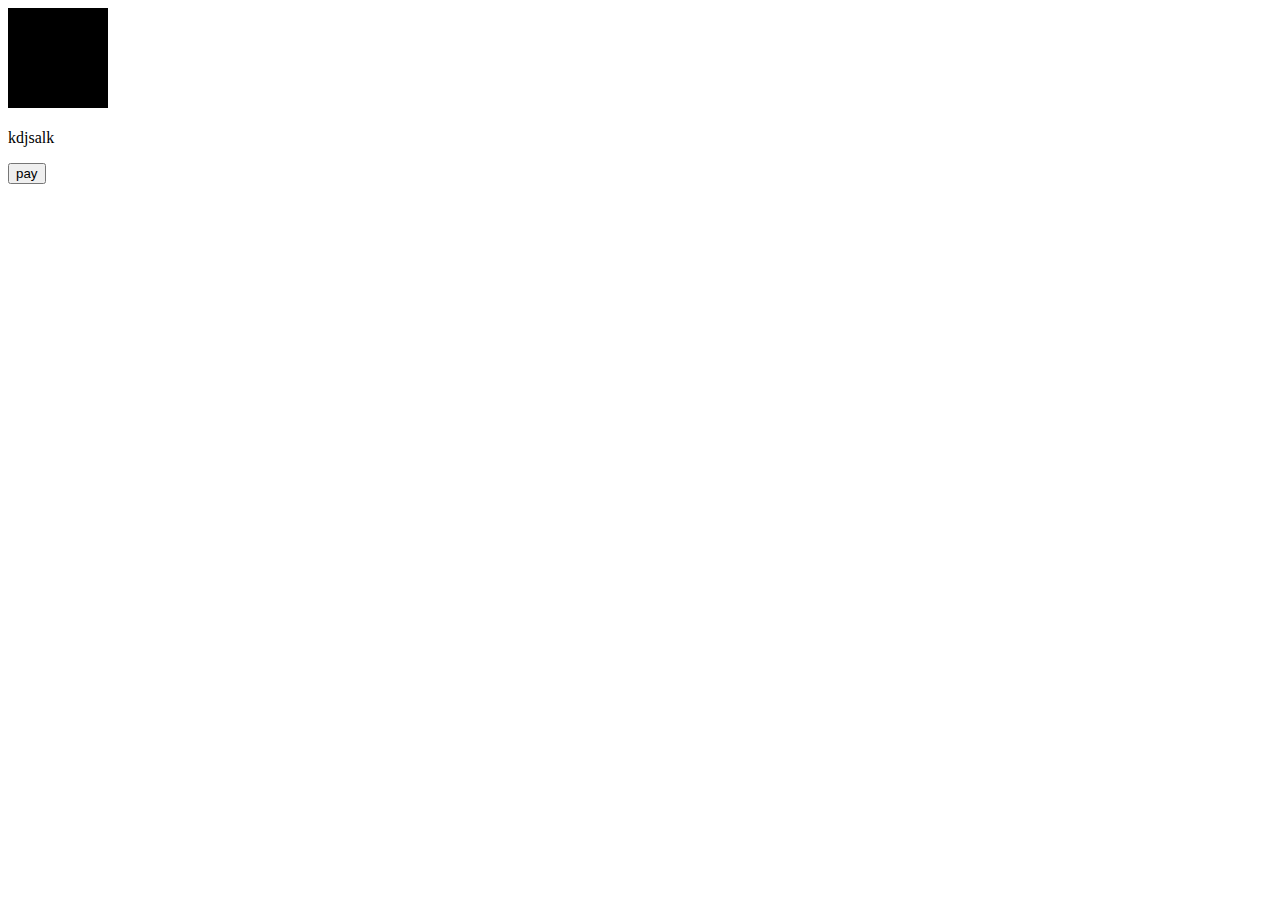
<file: JsBasics/1. Variables/index.html>
<!DOCTYPE html>
<html lang="en">
<head>
    <meta charset="UTF-8">
    <meta name="viewport" content="width=device-width, initial-scale=1.0">
    <title>Document</title>
    <link rel="stylesheet" href="style.css">
</head>
<body>
    <div id="square"></div>
    <div id="thankyou"></div>
    <h1></h1>
    <p>kdjsalk</p>
    <button id="alert_button" onclick=alert_note()>pay</button>
    <script>
        function alert_note(){
            window.alert("Payment successful")
            document.getElementById("alert_button").style.display="none";
            document.getElementById("square").style.backgroundColor="green";
        }
    </script>
</body>
</html>
</file>
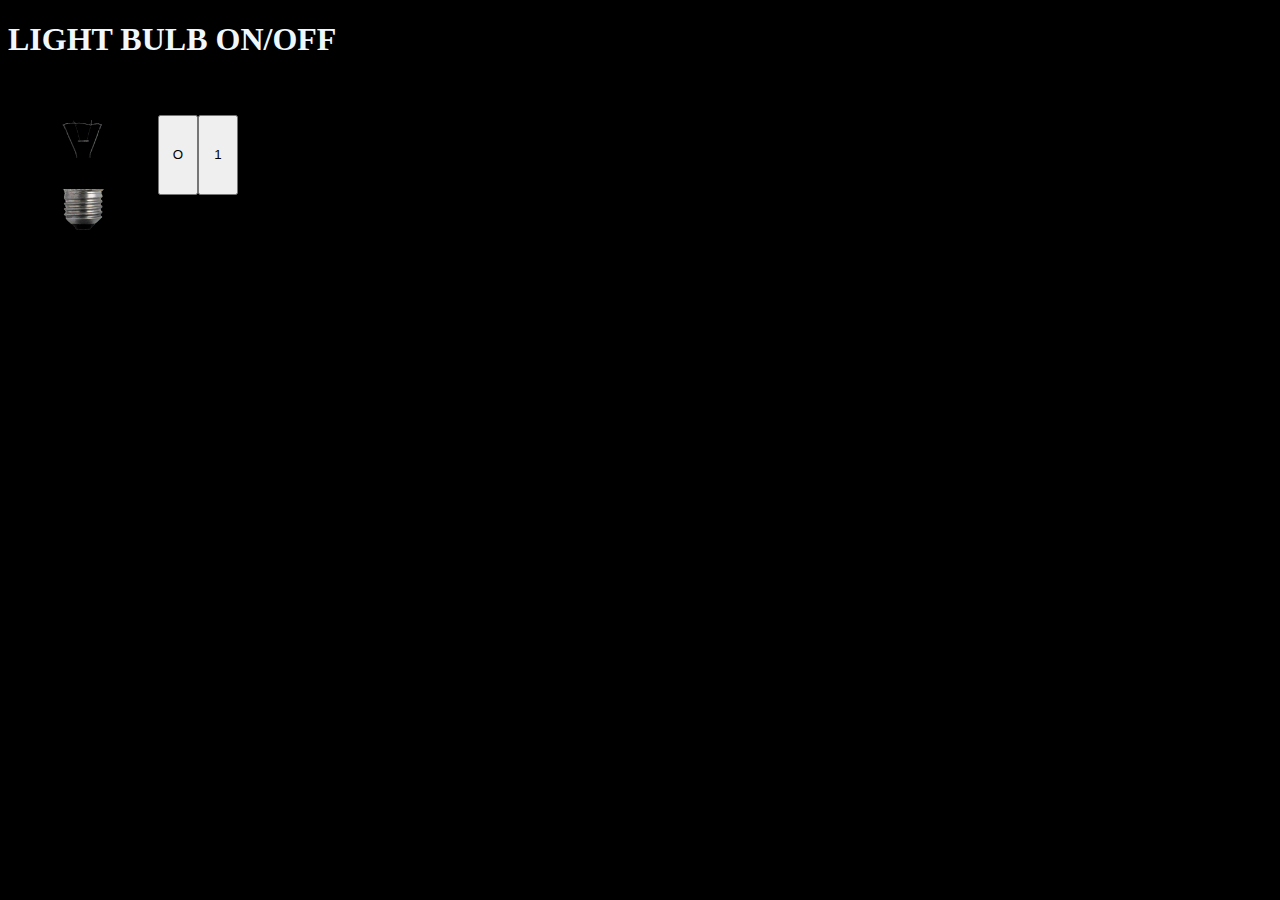
<file: JsBasics/1.1Assignment/index.html>
<!DOCTYPE html>
<html lang="en">
<head>
    <meta charset="UTF-8">
    <meta name="viewport" content="width=device-width, initial-scale=1.0">
    <title>Document</title>
    <link rel="stylesheet" href="style.css">
</head>
<body>
    <h1>LIGHT BULB ON/OFF</h1>
    <div class="container">
        <img id="bulb" src="pngwing.com (6).png" alt="hello" height="150x" width="auto">
        <button onclick=func_0()>O</button>
        <button onclick=func_1()>1</button>
    </div>

    <script>
        function func_1(){
            document.getElementById("bulb").src="pngwing.com (5).png";
        }

        function func_0(){
            document.getElementById("bulb").src="pngwing.com (6).png";
        }

    </script>
</body>
</html>
</file>
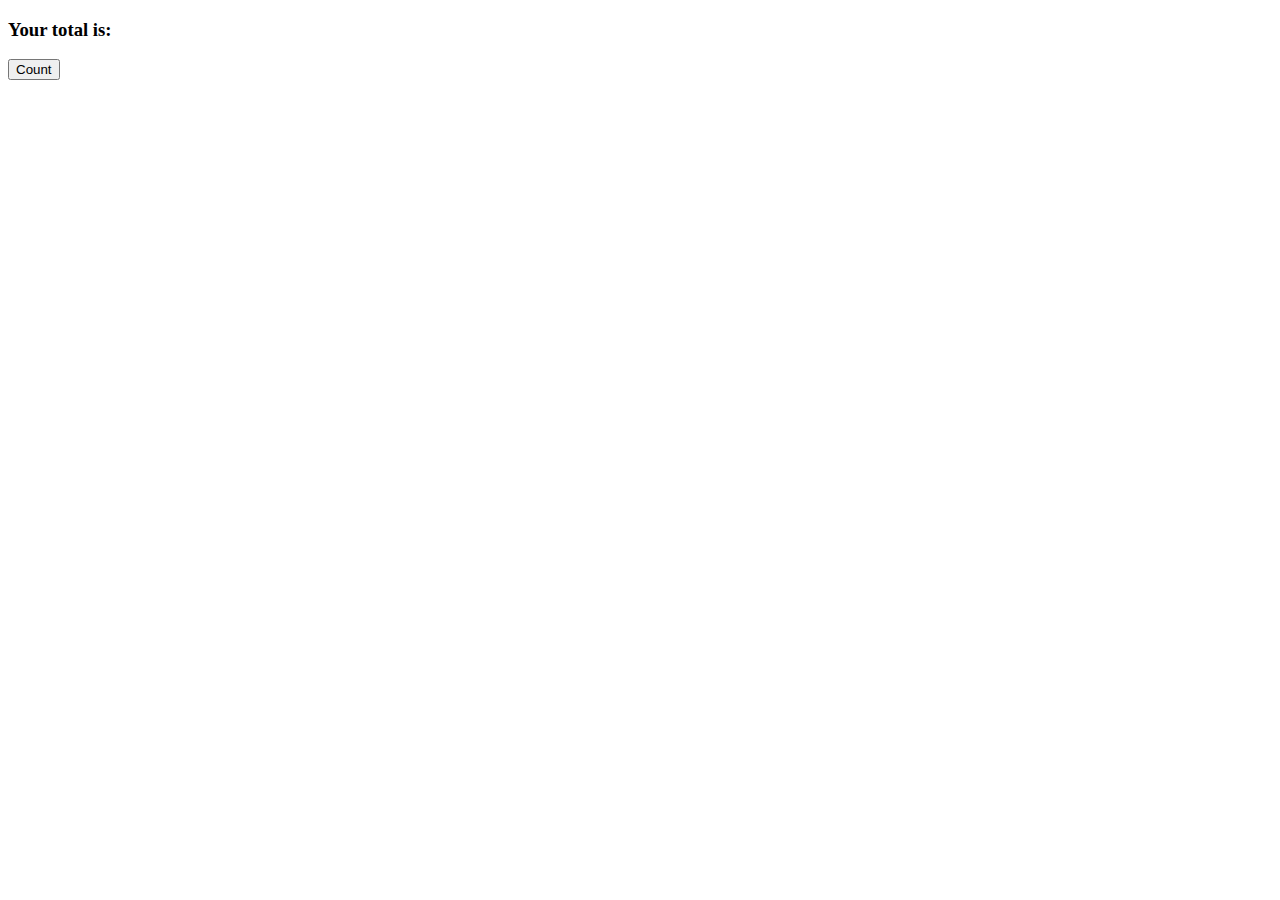
<file: JsBasics/1.2JsScope/index.html>
<!DOCTYPE html>
<html lang="en">
<head>
    <meta charset="UTF-8">
    <meta name="viewport" content="width=device-width, initial-scale=1.0">
    <title>Document</title>
</head>
<body>
    <div id="total">
        <h3>Your total is: <span id="total_cost"></span></h3>
        <button onclick="count()">Count</button>
    </div>

    <script src="Sample.js"></script>
</body>
</html>
</file>
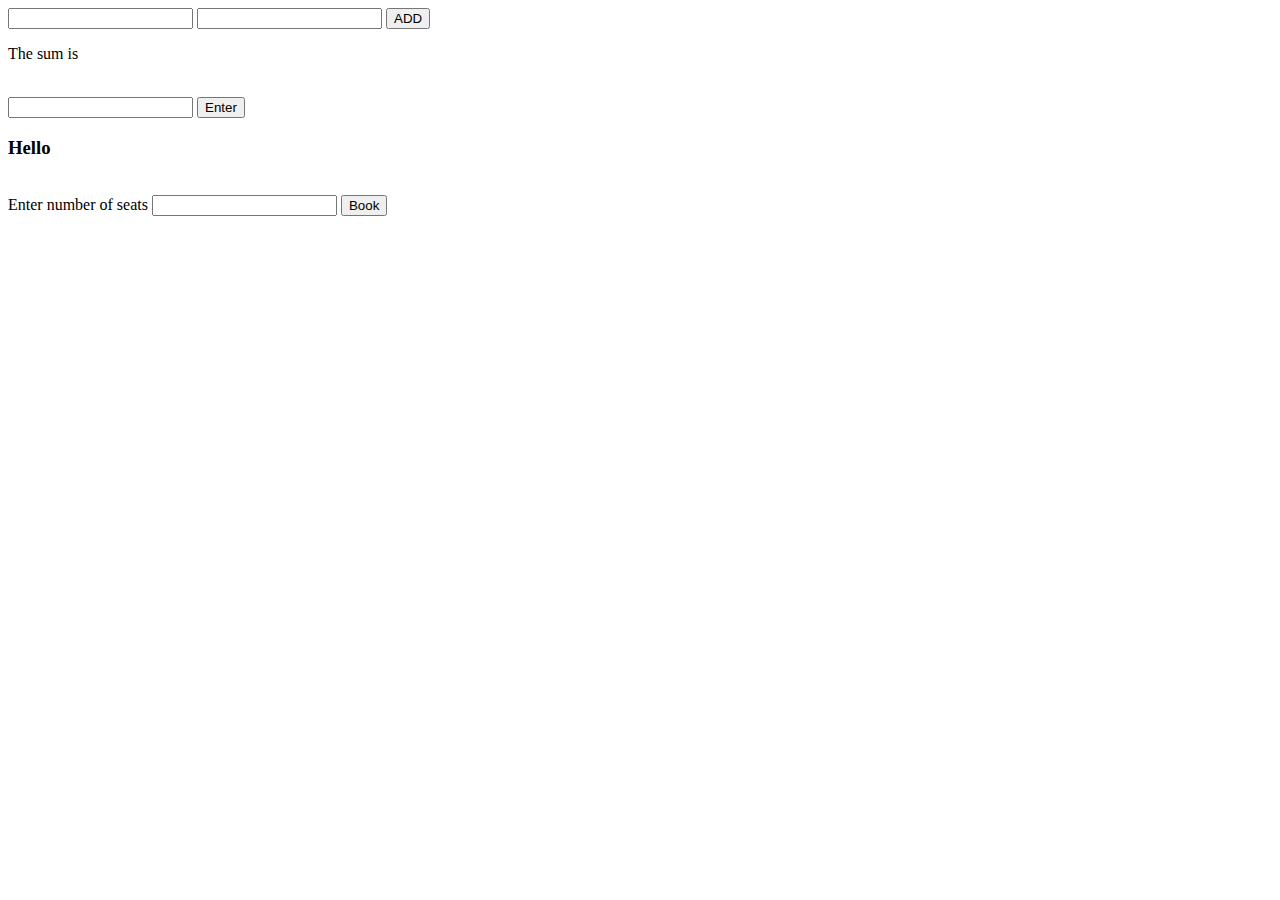
<file: JsBasics/5. JS Functions/index.html>
<!DOCTYPE html>
<html lang="en">
<head>
    <meta charset="UTF-8">
    <meta name="viewport" content="width=device-width, initial-scale=1.0">
    <title>Document</title>
    <link rel="stylesheet" href="style.css">
</head>
<body>
    <input type="number" name="a" id="a">
    <input type="number" name="b" id="b">
    <button onclick="myFunction()">ADD</button>
    <p>The sum is <span id="answer"></span></p>

    <br>
    <input type="text" id="name">
    <button onclick="name1()">Enter</button>
    <h3>Hello <span id="name_space"></span></h3>

    <br>
    <label for="seats">Enter number of seats</label>
    <input type="number" id="seats">
    <button onclick="book()">Book</button>
    <div id="seats_selected"></div>

    <script src="script.js"></script>
</body>
</html>
</file>
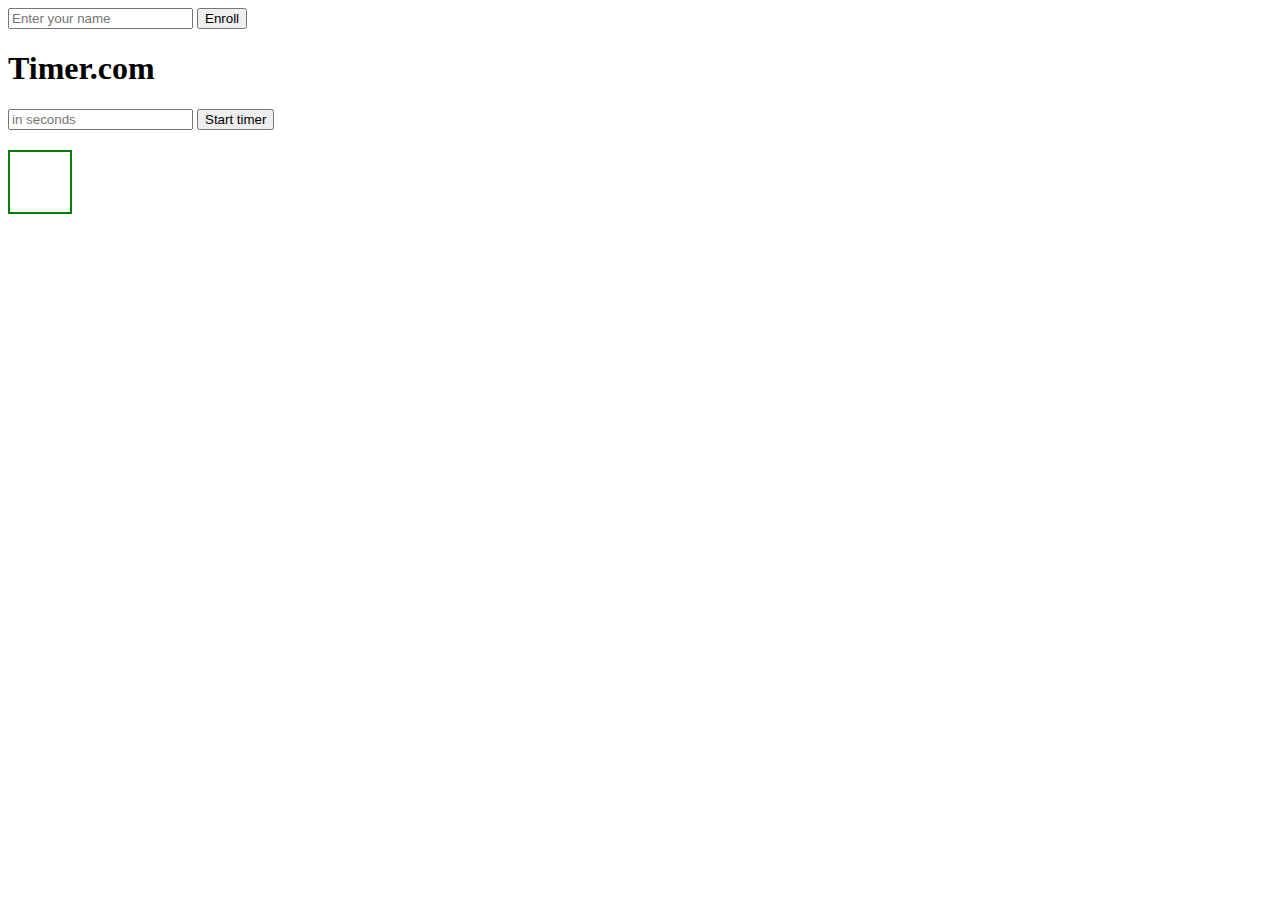
<file: JsBasics/7. JS setTimeout/index.html>
<!DOCTYPE html>
<html lang="en">
<head>
    <meta charset="UTF-8">
    <meta name="viewport" content="width=device-width, initial-scale=1.0">
    <title>Document</title>
</head>
<body>
    <input type="text" placeholder="Enter your name" id="name_input">
    <button onclick="Name()">Enroll</button>
    <p id="success" style="color: green;"></p>
    <script src="script.js"></script>

    <h1>Timer.com</h1>
    <input type="number" id="numInput" placeholder="in seconds">
    <button onclick="Timerfunc()">Start timer</button>
    <div style="display: flex; text-align: center; border: 2px solid green; height: 60px; width: 60px; margin-top: 20px; align-items: center; justify-content: center; ">
        <h1 id="Timerdisp"></h1>
    </div>
</body>
</html>
</file>
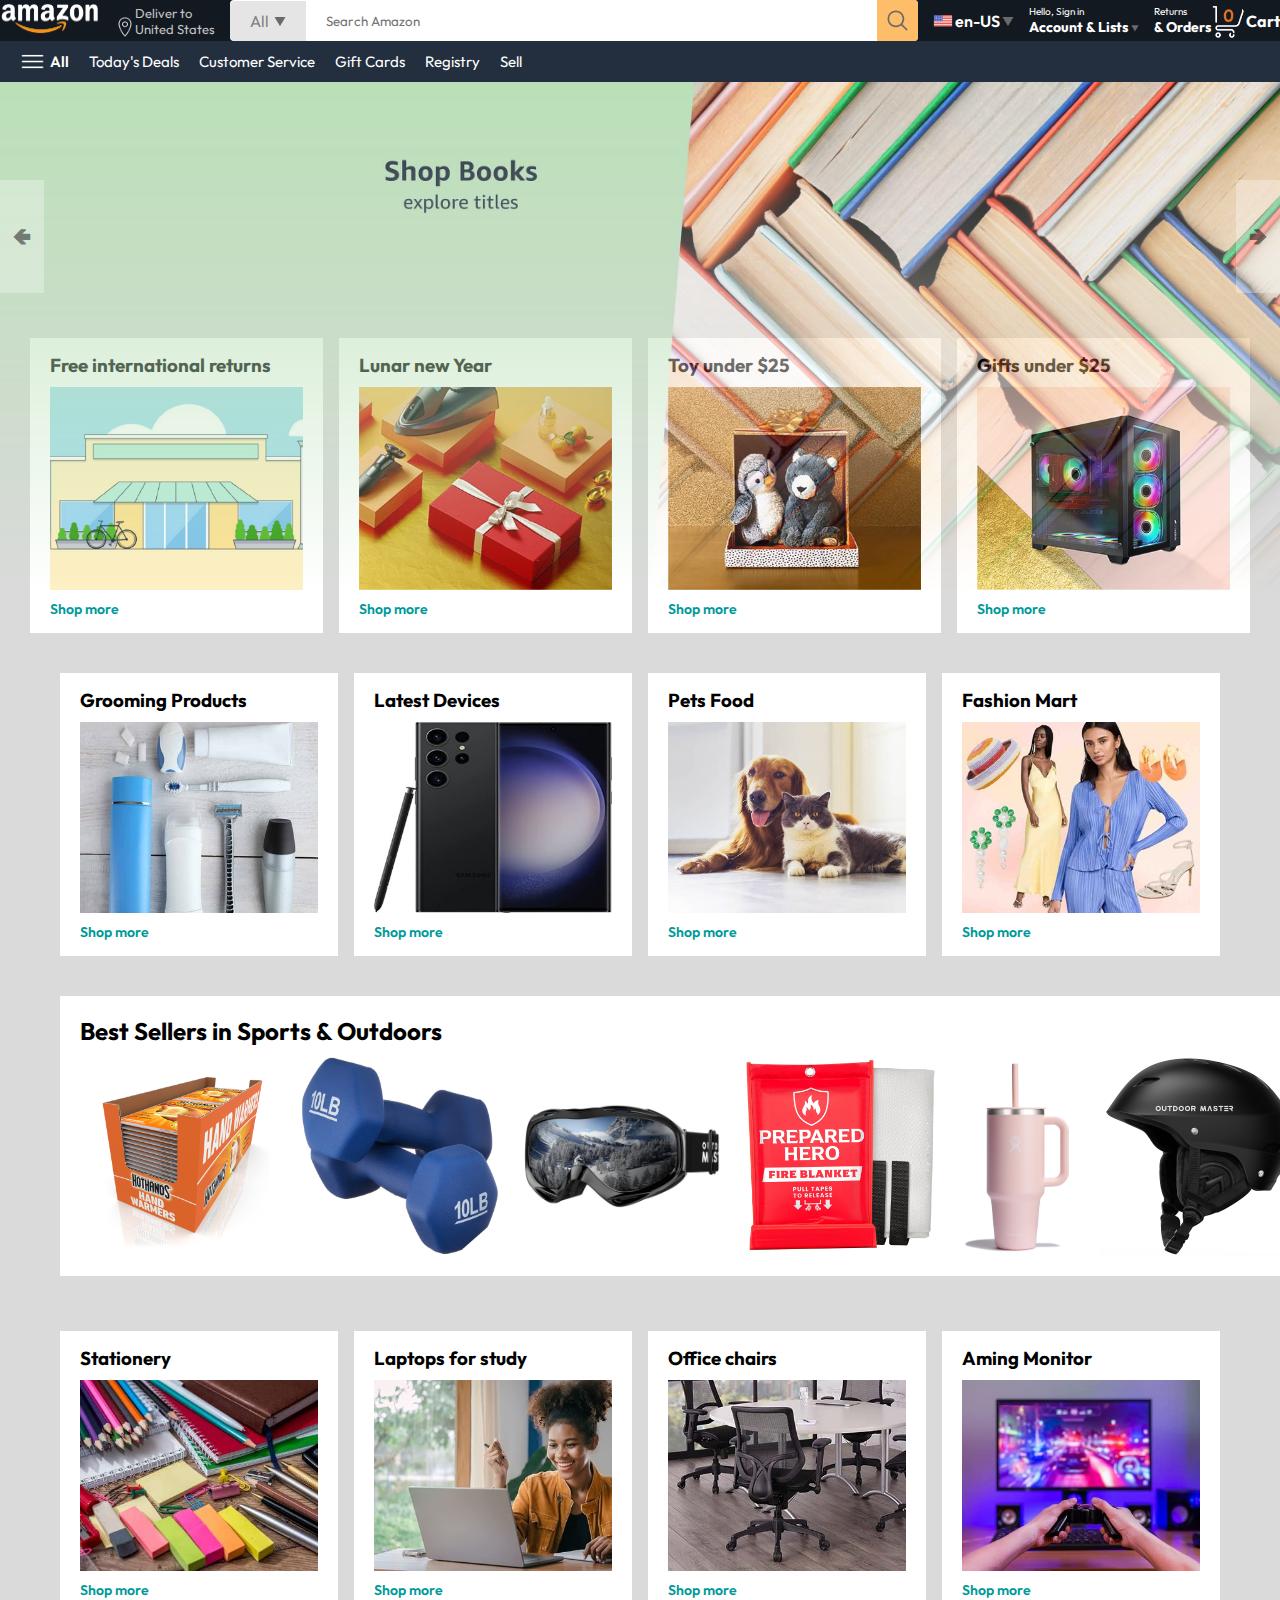
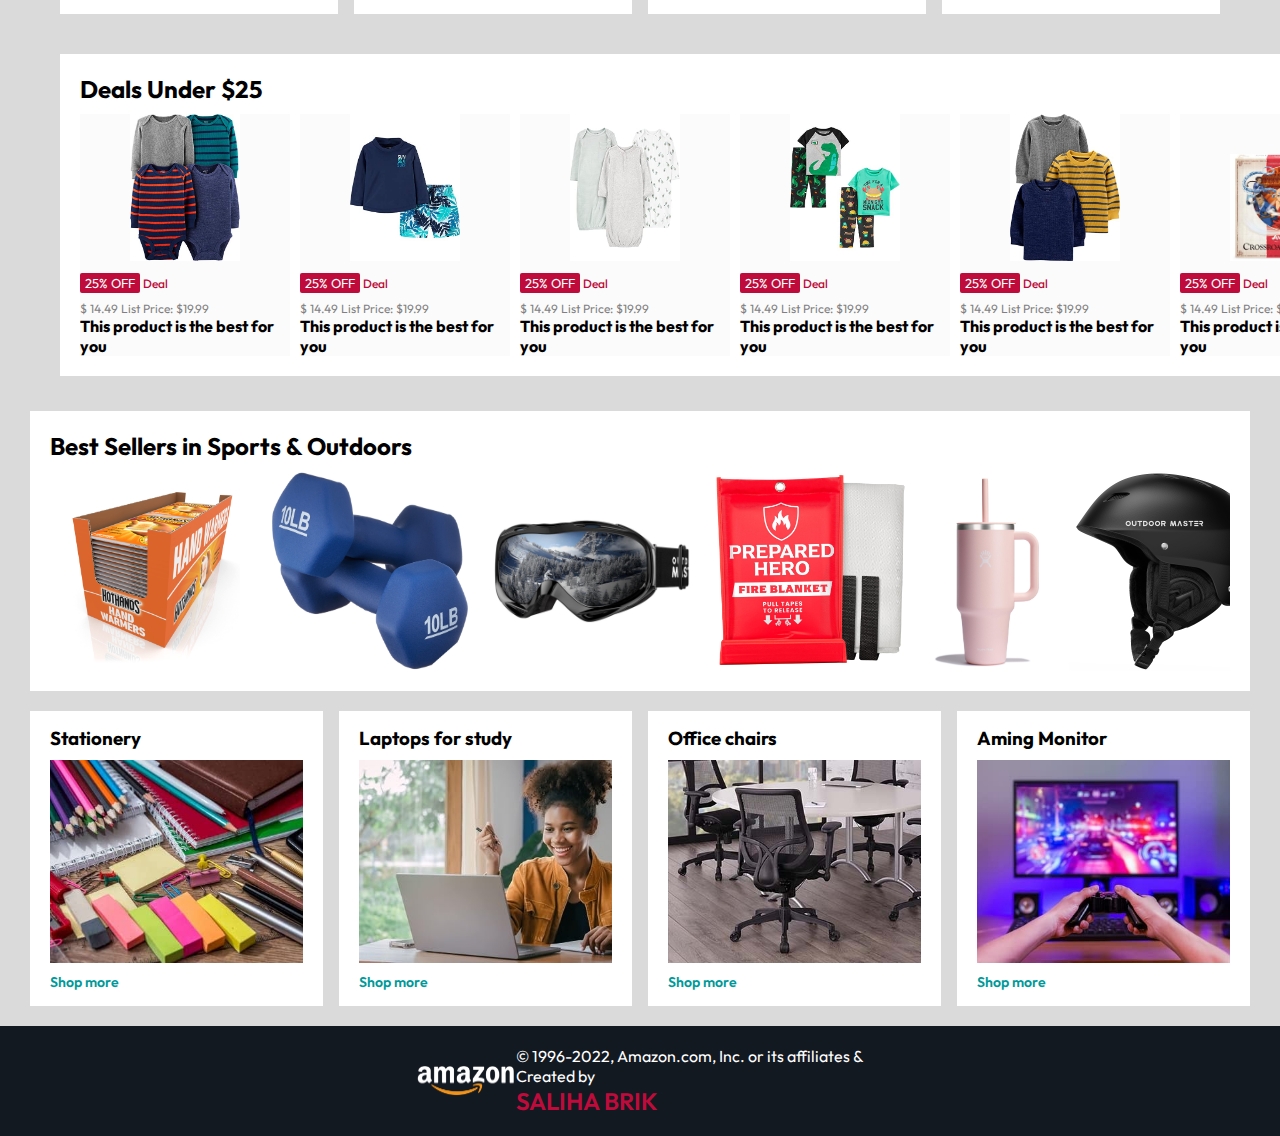
<file: JsBasics/Amazon-Clone-main/index.html>
<!DOCTYPE html>
<html>
    <head>
        <meta charset="utf-8">
        <meta name="viewport" content="width=device-width, initial-scale=1.0">
        <meta http-equiv="X-UA-Compatible" content="ie=edge">
        <link rel="stylesheet" href="style.css">

        <title>Amazon Clone</title>
    </head>
    <body>
        <nav>
        <a href="/">
            <img src="./assets/amazon_logo.png" width="100" alt="Amazon Logo">
        </a>
        <div class="nav-country">

            <img src="./assets/location_icon.png" height="20" alt="United States Flag">
            <div>
                <p>Deliver to</p>
                <p>United States</p>
            </div>
        </div>
            <div class="nav-search">
                <div class="nav-search-gategory">
                    <p>All</p>
                    <img src="./assets/dropdown_icon.png" height="12" alt="">
                </div>
                <input type="text" class="nav-search-input" placeholder="Search Amazon">
                <img src="./assets/search_icon.png" class="nav-search-icon" alt="Search Icon">
            </div>

            <div class="nav-language">
                <img src="./assets/us_flag.png" width="20px" alt="Globe Icon">
                <p>en-US</p>
                <img src="./assets/dropdown_icon.png" width="12px" alt="">

            </div>

            <div class="nav-text">
                <p>Hello, Sign in</p>
                <h1>Account & Lists <img src="./assets/dropdown_icon.png" width="8px" alt=""> </h1>

            </div>
            <div class="nav-text">
                <p>Returns</p>
                <h1>& Orders </h1>

            </div>
            <a href="./cart.html" class="nav-cart">
                <img src="./assets/cart_icon.png" width="35px">
                <h4>Cart</h4>
            </a>

        </nav>

        <!--------------------------------------->
    <div class="nav-bottom">
        <div>
            <img src="./assets/menu_icon.png" width="25px" alt="Menu Icon">
            <p>All</p>
        </div>
        <p>Today's Deals</p>
        <p>Customer Service</p>
        <p>Gift Cards</p>
        <p>Registry</p>
        <p>Sell</p>
    </div>

    <!--------------------------------------->

    <div class="header-slider">
        <a href="#" class="control-prev">&#129144</a>
        <a href="#" class="control-next">&#129146</a>
        <ul>
            <img src="./assets/header1.jpg" class="header-img" alt="">
            <img src="./assets/header2.jpg"class="header-img" alt="">
            <img src="./assets/header3.jpg"class="header-img" alt="">
            <img src="./assets/header4.jpg" class="header-img"alt="">
            <img src="./assets/header5.jpg" class="header-img"alt="">
            <img src="./assets/header6.jpg" class="header-img"alt="">

        </ul>
    </div>

    <div class="box-row header-box">
        <div class="box-col">
            <h3>Free international returns</h3>
            <img src="./assets/box1-1.jpg" alt="">
            <a href="#">Shop more</a>
        </div>
        <div class="box-col">
            <h3>Lunar new Year</h3>
            <img src="./assets/box1-2.jpg" alt="">
            <a href="#">Shop more</a>
        </div>
        <div class="box-col">
            <h3>Toy under $25</h3>
            <img src="./assets/box1-3.jpg" alt="">
            <a href="#">Shop more</a>
        </div>
        <div class="box-col">
            <h3> Gifts under $25</h3>
            <img src="./assets/box1-4.jpg" alt="">
            <a href="#">Shop more</a>
        </div>
    <div class="box-row ">
        <div class="box-col">
            <h3>Grooming Products</h3>
            <img src="./assets/box2-1.jpg" alt="">
            <a href="#">Shop more</a>
        </div>
        <div class="box-col">
            <h3>Latest Devices</h3>
            <img src="./assets/box2-2.jpg" alt="">
            <a href="#">Shop more</a>
        </div>
        <div class="box-col">
            <h3>Pets Food </h3>
            <img src="./assets/box2-3.jpg" alt="">
            <a href="#">Shop more</a>
        </div>
        <div class="box-col">
            <h3>Fashion Mart</h3>
            <img src="./assets/box2-4.jpg" alt="">
            <a href="#">Shop more</a>
        </div>
    </div>
    <div class="products-slider">
        <h2>Best Sellers in Sports & Outdoors</h2>
        <div class="products">
            <img src="./assets/product1-1.jpg" alt="">
            <img src="./assets/product1-2.jpg" alt="">
            <img src="./assets/product1-3.jpg" alt="">
            <img src="./assets/product1-4.jpg" alt="">
            <img src="./assets/product1-5.jpg" alt="">
            <img src="./assets/product1-6.jpg" alt="">
            <img src="./assets/product1-7.jpg" alt="">
            <img src="./assets/product1-8.jpg" alt="">
            <img src="./assets/product1-9.jpg" alt="">
            <img src="./assets/product1-10.jpg" alt="">
        </div>
    </div>
    <div class="box-row ">
        <div class="box-col">
            <h3>Stationery</h3>
            <img src="./assets/box3-1.jpg" alt="">
            <a href="#">Shop more</a>
        </div>
        <div class="box-col">
            <h3>Laptops for study</h3>
            <img src="./assets/box3-2.jpg" alt="">
            <a href="#">Shop more</a>
        </div>
        <div class="box-col">
            <h3>Office chairs </h3>
            <img src="./assets/box3-3.jpg" alt="">
            <a href="#">Shop more</a>
        </div>
        <div class="box-col">
            <h3> Aming Monitor</h3>
            <img src="./assets/box3-4.jpg" alt="">
            <a href="#">Shop more</a>
        </div>
    </div>
    <div class="products-slider-with-price">
        <h2>Deals Under $25</h2>
        <div class="products">
        <div class="product-card">
            <div class="product-img-container">
                <img src="./assets/product2-1.jpg" alt="">
            </div>
            <div class="product-offer">
                <p>25% OFF</p> <span>Deal</span>
            </div>
            <p class="product-price">$ <span>14.49</span> List Price: $19.99</p>
            <h4>This product is the best for you </h4>

        </div>
        <div class="product-card">
            <div class="product-img-container">
                <img src="./assets/product2-2.jpg" alt="">
            </div>
            <div class="product-offer">
                <p>25% OFF</p> <span>Deal</span>
            </div>
            <p class="product-price">$ <span>14.49</span> List Price: $19.99</p>
            <h4>This product is the best for you </h4>

        </div>
        <div class="product-card">
            <div class="product-img-container">
                <img src="./assets/product2-3.jpg" alt="">
            </div>
            <div class="product-offer">
                <p>25% OFF</p> <span>Deal</span>
            </div>
            <p class="product-price">$ <span>14.49</span> List Price: $19.99</p>
            <h4>This product is the best for you </h4>

        </div>
        <div class="product-card">
            <div class="product-img-container">
                <img src="./assets/product2-4.jpg" alt="">
            </div>
            <div class="product-offer">
                <p>25% OFF</p> <span>Deal</span>
            </div>
            <p class="product-price">$ <span>14.49</span> List Price: $19.99</p>
            <h4>This product is the best for you </h4>

        </div>
        <div class="product-card">
            <div class="product-img-container">
                <img src="./assets/product2-5.jpg" alt="">
            </div>
            <div class="product-offer">
                <p>25% OFF</p> <span>Deal</span>
            </div>
            <p class="product-price">$ <span>14.49</span> List Price: $19.99</p>
            <h4>This product is the best for you </h4>

        </div>
        <div class="product-card">
            <div class="product-img-container">
                <img src="./assets/product2-6.jpg" alt="">
            </div>
            <div class="product-offer">
                <p>25% OFF</p> <span>Deal</span>
            </div>
            <p class="product-price">$ <span>14.49</span> List Price: $19.99</p>
            <h4>This product is the best for you </h4>

        </div>
        <div class="product-card">
            <div class="product-img-container">
                <img src="./assets/product2-7.jpg" alt="">
            </div>
            <div class="product-offer">
                <p>25% OFF</p> <span>Deal</span>
            </div>
            <p class="product-price">$ <span>14.49</span> List Price: $19.99</p>
            <h4>This product is the best for you </h4>

        </div>
        <div class="product-card">
            <div class="product-img-container">
                <img src="./assets/product2-8.jpg" alt="">
            </div>
            <div class="product-offer">
                <p>25% OFF</p> <span>Deal</span>
            </div>
            <p class="product-price">$ <span>14.49</span> List Price: $19.99</p>
            <h4>This product is the best for you </h4>

        </div>
        <div class="product-card">
            <div class="product-img-container">
                <img src="./assets/product2-9.jpg" alt="">
            </div>
            <div class="product-offer">
                <p>25% OFF</p> <span>Deal</span>
            </div>
            <p class="product-price">$ <span>14.49</span> List Price: $19.99</p>
            <h4>This product is the best for you </h4>

        </div>
        <div class="product-card">
            <div class="product-img-container">
                <img src="./assets/product2-10.jpg" alt="">
            </div>
            <div class="product-offer">
                <p>25% OFF</p> <span>Deal</span>
            </div>
            <p class="product-price">$ <span>14.49</span> List Price: $19.99</p>
            <h4>This product is the best for you </h4>

        </div>
        <div class="product-card">
            <div class="product-img-container">
                <img src="./assets/product2-11.jpg" alt="">
            </div>
            <div class="product-offer">
                <p>25% OFF</p> <span>Deal</span>
            </div>
            <p class="product-price">$ <span>14.49</span> List Price: $19.99</p>
            <h4>This product is the best for you </h4>

        </div>
    </div>
    </div>
    </div>
    
    
    <div class="products-slider">
        <h2>Best Sellers in Sports & Outdoors</h2>
        <div class="products">
            <img src="./assets/product1-1.jpg" alt="">
            <img src="./assets/product1-2.jpg" alt="">
            <img src="./assets/product1-3.jpg" alt="">
            <img src="./assets/product1-4.jpg" alt="">
            <img src="./assets/product1-5.jpg" alt="">
            <img src="./assets/product1-6.jpg" alt="">
            <img src="./assets/product1-7.jpg" alt="">
            <img src="./assets/product1-8.jpg" alt="">
            <img src="./assets/product1-9.jpg" alt="">
            <img src="./assets/product1-10.jpg" alt="">
        </div>
    </div>

    <div class="box-row ">
        <div class="box-col">
            <h3>Stationery</h3>
            <img src="./assets/box3-1.jpg" alt="">
            <a href="#">Shop more</a>
        </div>
        <div class="box-col">
            <h3>Laptops for study</h3>
            <img src="./assets/box3-2.jpg" alt="">
            <a href="#">Shop more</a>
        </div>
        <div class="box-col">
            <h3>Office chairs </h3>
            <img src="./assets/box3-3.jpg" alt="">
            <a href="#">Shop more</a>
        </div>
        <div class="box-col">
            <h3> Aming Monitor</h3>
            <img src="./assets/box3-4.jpg" alt="">
            <a href="#">Shop more</a>
        </div>
    </div>

<footer>
    <img src="./assets/amazon_logo.png" width="100" alt="Amazon Logo">
    <p>© 1996-2022, Amazon.com, Inc. or its affiliates & <br>Created by<br> <span>SALIHA BRIK</span></p>
</footer>

<!--------------scripts------------------------->
        <script src="script.js"></script>
    </body>
</html>
</file>
<file: JsBasics/1. Variables/style.css>
#square{
    height: 100px;
    width: 100px;
    background-color: black;
}
</file>
<file: JsBasics/1.1Assignment/style.css>
body{
    background-color: black;
}

h1{
    color: aliceblue;
}

button{
    height: 80px;
    width: 40px;
    text-align: center;
    padding-top: 0%;
}

.container{
    display: flex;
    align-items: center;
}
</file>
<file: JsBasics/5. JS Functions/style.css>
#seats_selected{
    display: flex;
    flex-direction: row;
}

.green{
    height: 50px;
    width: 50px;
    background-color: green;
    margin: 10px;
}
</file>
<file: JsBasics/Amazon-Clone-main/style.css>
@import url('https://fonts.googleapis.com/css2?family=Honk&family=Outfit:wght@300;400;600;700;800;900&family=Poppins:ital,wght@0,100;0,200;0,300;0,400;0,500;0,600;0,700;0,800;0,900;1,100;1,200;1,300;1,400;1,500;1,600;1,700;1,800&display=swap');



* {
    margin: 0;
    padding: 0;
    box-sizing: border-box;
    font-family: 'Outfit', sans-serif;
}


body {
    
    background: #dadada;
}
a {
    text-decoration: none;
    color:inherit;
}

nav {

    background: #131921;
    display: flex;
    justify-content: space-between;
    align-items: center;
    padding: 10px, 20px;
    color: #fff;
}
.nav-country {
    display: flex;
    align-items: end;
    margin-left: 15px;
    font-size: 13px;
    color: #c4c4c4;

}

.nav-country h1 {
    color: #fff;
    font-size: 14px;
}

.nav-search {
    flex: 1;
    display: flex;
    align-items: center;
    margin-left: 15px;
    border-radius: 4px;
    max-width: 1000px  ;
    color: gray;
    background: #fff;
    -webkit-border-radius: 4px;
    -moz-border-radius: 4px;
    -ms-border-radius: 4px;
    -o-border-radius: 4px;
}

.nav-search-gategory {
    display: flex;
    align-items: center;
    padding: 10px 20px;
    gap: 5px;
    background:#e5e5e5;
    border-radius: 5px 0 0 5px;
    -webkit-border-radius: 5px 0 0 5px;
    -moz-border-radius: 5px 0 0 5px;
    -ms-border-radius: 5px 0 0 5px;
    -o-border-radius: 5px 0 0 5px;
}

.nav-search-input {
    border: none;
    outline: none;
    padding-left: 20px;
    width: 100%;
}

.nav-search-icon {
    max-width: 41px;
    padding: 8px;
    background: #febd69;
    border-radius: 0 4px 4px 0;
    -webkit-border-radius: 0 4px 4px 0;
    -moz-border-radius: 0 4px 4px 0;
    -ms-border-radius: 0 4px 4px 0;
    -o-border-radius: 0 4px 4px 0;
}

.nav-language {
    display:flex;
    align-items: center;
    gap: 2px;
    font-weight: 600;
    margin-left: 15px;
}

.nav-text {
    margin-left: 15px;
    
}
.nav-text p{
    font-size: 10px;
}

.nav-text h1{
    font-size: 14px;
}
.nav-cart {
    display: flex;
    align-items: center;
    margin-right: 0px 15px;
}
.nav-bottom {
    display: flex;
    align-items: center;
    padding: 8px 20px;
    background: #232f3e;
    gap: 20px;
    color: #fff;
    font-size: 15px;
}

.nav-bottom div {
    display: flex;
    align-items: center;
    gap: 5px;
    cursor: pointer;
    font-weight: 600;
}
.header-slider ul {
    display: flex;
    overflow-y: hidden;
}

.header-img {
    max-width: 100%;
    mask-image: linear-gradient(to bottom, #000000, transparent 100%);
}  
.header-slider a {
    position: absolute;
    top: 20%;
    z-index: 1;
    padding: 5vh 1vw; 
    background: #ffffff4f;
    color: #0000007b;
    text-decoration: none;
    font-size: 18px;
    font-weight: bold;
    cursor: pointer;
    transition: 0.5s;
}

.control-next {
    right: 0;
}

.box-row {
    display: flex;
    flex-wrap: wrap;
    justify-content: space-between;
    row-gap: 20px;
    margin: 20px 30px;
}

.box-col {
    display: flex;
    flex-direction: column;
    gap: 10px;
    padding: 15px 20px;
    background: #fff;
    max-width: 24%;
    min-height: 200px;
}

.box-col a {
    font-size: 14px;
    color: #009999;
    font-weight: 600;
}

.header-box {
    margin-top: -20vw;
}

.products-slider {
    background: #fff;
    margin: 0 30px;
    padding: 20px;
    margin-bottom: 15px;
}

.products-slider .products {
    display: flex;
    overflow-x: auto;
    gap: 20px;
    margin-top: 10px;

}

.products-slider .products img {
    max-width: 200px;
    cursor: pointer;
    max-height: 200px;
}

.products-slider .products::-webkit-scrollbar {
    display: none;
}
.products-slider-with-price {
    background: #fff;
    margin: 0 30px;
    padding: 20px;
    margin-bottom: 15px;
}

.products-slider-with-price .products {
    display: flex;
    overflow-x: auto;
    gap: 10px;
    margin-top: 10px;
}
.products-slider-with-price .products::-webkit-scrollbar {
    display: none;
}
.product-card {
    display: flex;
    flex-direction: column;
    justify-content: end;
    min-width: 210px;
    background: #fbfbfb;

}

.product-card img {
    max-width: 110px;
    margin: 0 50px;
}

.product-offer p {
    background: #be0b3b;
    color: #fff;
    display: inline-block;
    padding: 2px 5px;
    border-radius: 2px;
    font-size: 13px;
    margin: 8px 0;
    -webkit-border-radius: 2px;
    -moz-border-radius: 2px;
    -ms-border-radius: 2px;
    -o-border-radius: 2px;
}

.product-offer span {
    color: #be0b3b;
    font-weight: 500;
    font-size: 12px;
}
.product-offer h1 {
    font-size: 14px;
    font-weight: 600;
    margin: 8px 0;
}

.product-price {
    color: gray;
    font-size: 12px;
}

.product-price h4 {
    font-size: 14px;
    font-weight: 600;
    margin: 8px 0;
    color: #525252;
}

footer{
    display: flex;
    justify-content: center;
    align-items: center;
    background: #131921;
    color: #fff;
    padding: 20px 60px;
}
footer span {
    font-size: 24px;
    font-weight: 600;
    cursor: pointer;
    color: #be0b3b
}
</file>
